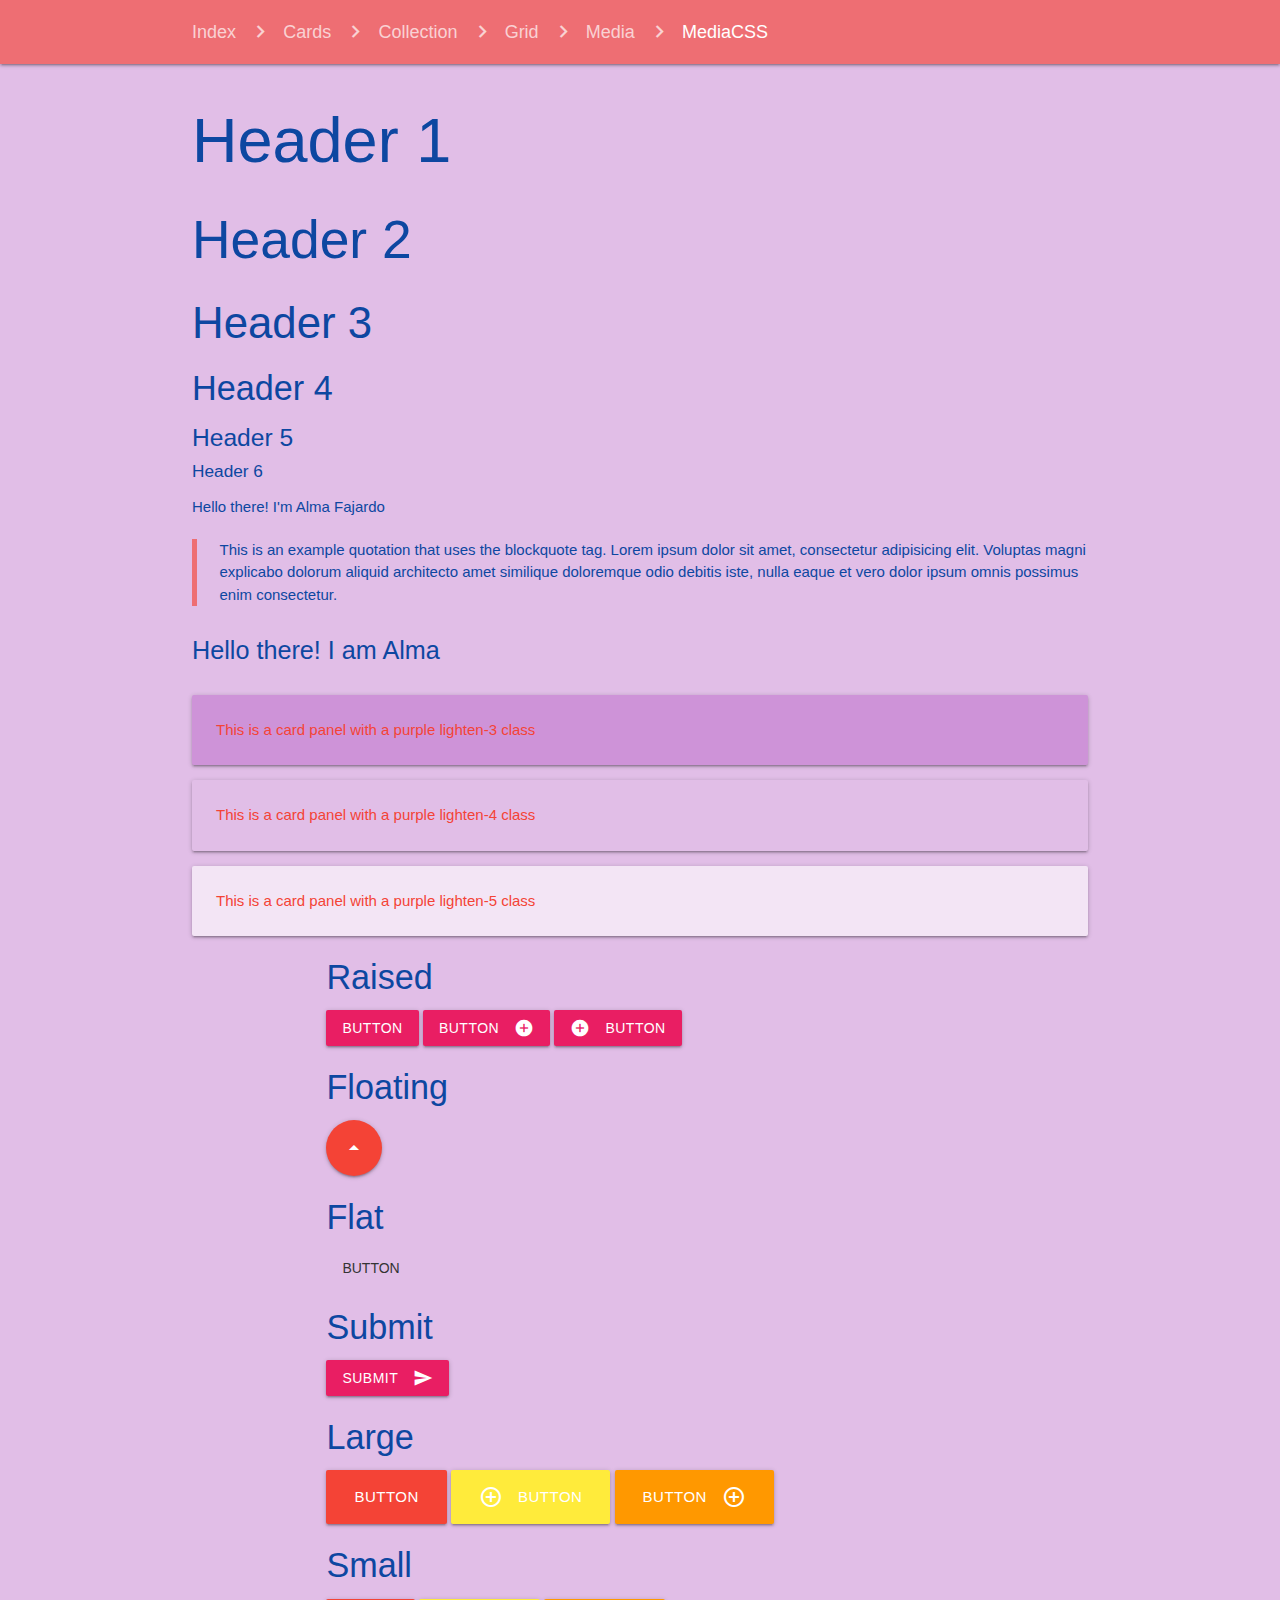
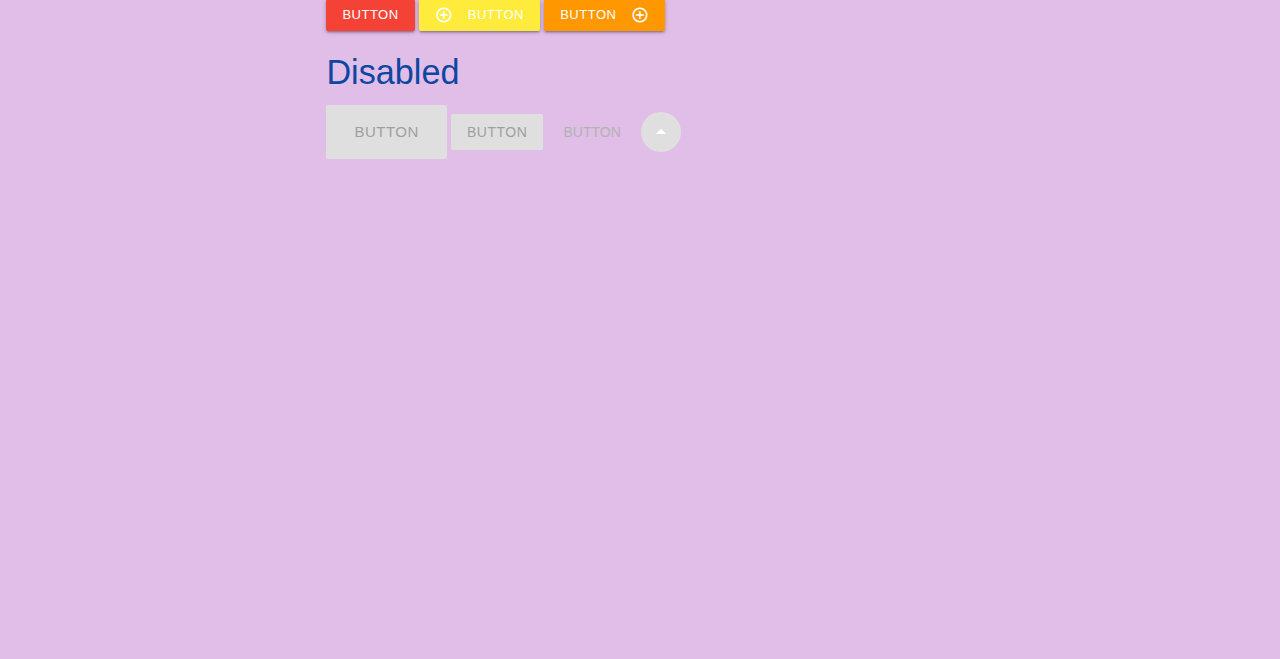
<file: index.html>
<!DOCTYPE html>
<html lang="en">
<head>
    <meta charset="UTF-8">
    <meta http-equiv="X-UA-Compatible" content="IE=edge">
    <meta name="viewport" content="width=device-width, initial-scale=1.0">
    <!-- Material Icons -->
    <link href="https://fonts.googleapis.com/icon?family=Material+Icons" rel="stylesheet"> 
     <!-- Compiled and minified CSS -->
     <link rel="stylesheet" href="https://cdnjs.cloudflare.com/ajax/libs/materialize/1.0.0/css/materialize.min.css">
    <title>Typography</title>
</head>

<body class="e1bee7 purple lighten-4 blue-text text-darken-4">

<!-- Breadcrumbs -->
<nav>
    <div class="nav-wrapper">
        <div class="container">
      <div class="col s12 m6 l2">
        <a href="index.html" target="_blank" class="breadcrumb">Index</a>
        <a href="cards.html" target="_blank" class="breadcrumb">Cards</a>
        <a href="collection.html" class="breadcrumb">Collection</a>
        <a href="Grid.html" target="_blank" class="breadcrumb">Grid</a>
        <a href="media.html" target="_blank" class="breadcrumb" >Media</a>
        <a href="alma.html" target="_blank" class="breadcrumb">MediaCSS</a>
      </div>
        </div>
    </div>
  </nav>


    <div class="container">
        <!-- Headers -->
        <h1>Header 1</h1> 
        <h2>Header 2</h2>
        <h3>Header 3</h3>
        <h4>Header 4</h4>
        <h5>Header 5</h5>
        <h6>Header 6</h6>
        <p>Hello there! I'm Alma Fajardo</p>
        <!-- blockquote -->
<blockquote> This is an example quotation that uses the blockquote tag.
    Lorem ipsum dolor sit amet, consectetur adipisicing elit. Voluptas magni explicabo dolorum aliquid architecto amet similique doloremque odio debitis iste, nulla eaque et vero dolor ipsum omnis possimus enim consectetur.
</blockquote>
    <!-- Flow text -->
<p class="flow-text">Hello there! I am Alma</p>
<div>
</body>
</html>
<!-- background and text color -->
<div class="card-panel purple lighten-3 red-text">This is a card panel with a purple lighten-3 class</div>

<div class="card-panel purple lighten-4 red-text">This is a card panel with a purple lighten-4 class</div>

<div class="card-panel purple lighten-5 red-text">This is a card panel with a purple lighten-5 class</div>
</div>

<div class="container">
    <!-- Buttons -->
    <h4 class="Blue-text text-lighten-5">Raised</h4>
    <a href="#!" class="waves-effect waves-light btn pink text-brown">button</a> 
    <!-- Button with icons -->
    <a href="#!" class="waves-effect waves-light btn pink text-brown">button
        <i class="material-icons right">add_circle</i>
    </a>
    <a href="#!" class="waves-effect waves-light btn pink text-brown">button
        <i class="material-icons left">add_circle</i>
    </a>

    <h4 class="Blue-text text-lighten-5">Floating</h4>
    <a class="btn-floating btn-large waves-effect waves-light red"><i class="material-icons">arrow_drop_up</i></a>

    <h4 class="Blue-text text-lighten-5">Flat</h4>
    <a class="waves-effect waves-red btn-flat">Button</a>

<h4 class="Blue-text text-lighten-5">Submit</h4>
<button class="btn waves-effect waves-light pink" type="submit" name="action">Submit
    <i class="material-icons right">send</i>
  </button>

    <h4 class="Blue-text text-lighten-5">Large</h4>
    <a class="waves-effect waves-light btn-large red">Button</a>
<a class="waves-effect waves-light btn-large yellow"><i class="material-icons left">control_point</i>button</a>
<a class="waves-effect waves-light btn-large orange"><i class="material-icons right">control_point</i>button</a>

    <h4 class="Blue-text text-lighten-5">Small</h4>
    <a class="waves-effect waves-light btn-small red">Button</a>
<a class="waves-effect waves-light btn-small yellow"><i class="material-icons left">control_point</i>button</a>
<a class="waves-effect waves-light btn-small orange"><i class="material-icons right">control_point</i>button</a>

    <h4 class="Blue-text text-lighten-5">Disabled</h4>
    <a class="btn-large disabled">Button</a>
<a class="btn disabled">Button</a>
<a class="btn-flat disabled">Button</a>
<a class="btn-floating disabled"><i class="material-icons">arrow_drop_up</i></a>
</div>







<div style="height: 500px;"></div>

 <!-- Compiled and minified JavaScript -->
 <script src="https://cdnjs.cloudflare.com/ajax/libs/materialize/1.0.0/js/materialize.min.js"></script
</file>
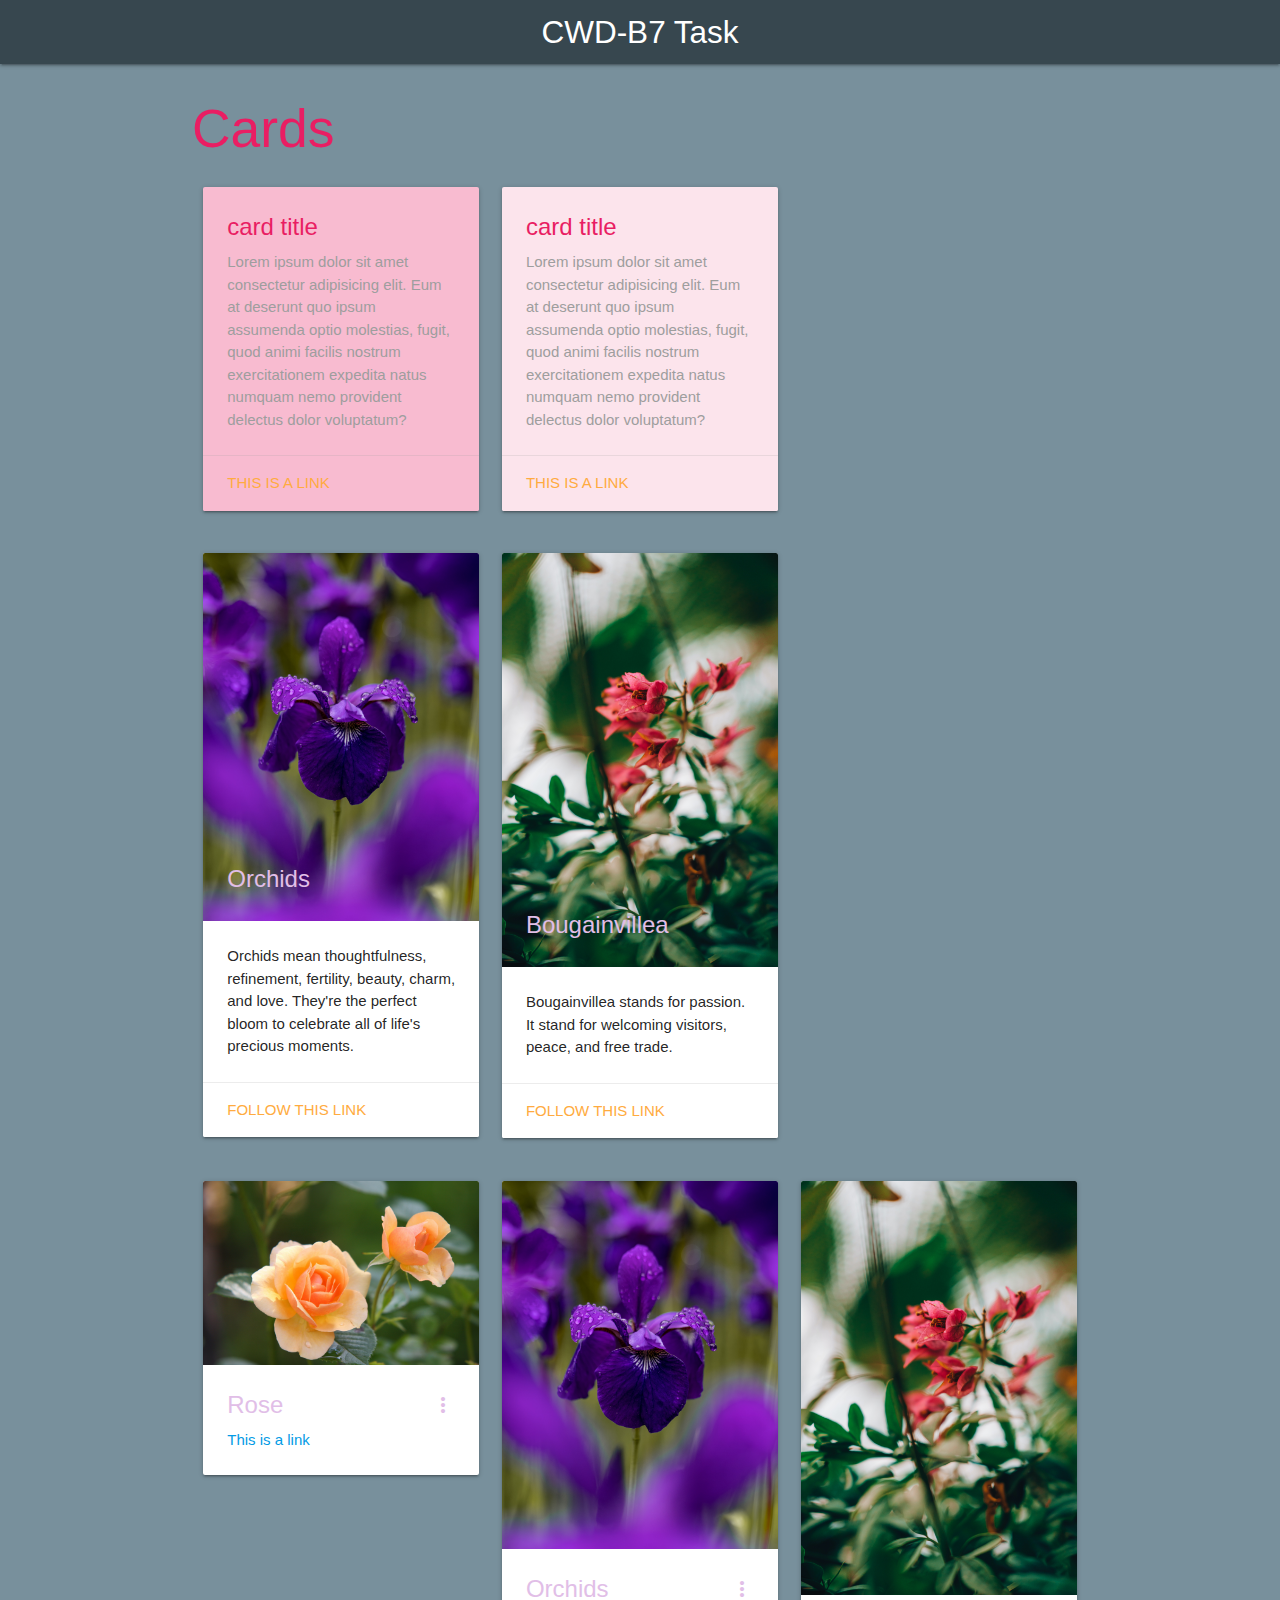
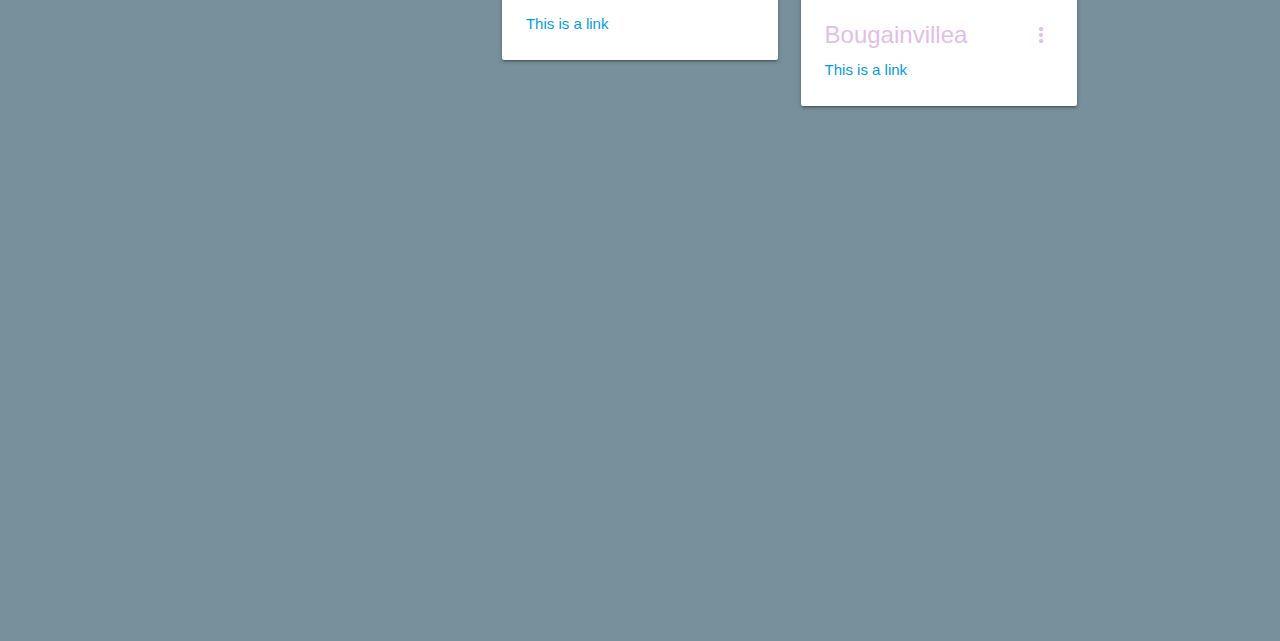
<file: cards.html>
<!DOCTYPE html>
<html lang="en">
<head>
    <meta charset="UTF-8">
    <meta http-equiv="X-UA-Compatible" content="IE=edge">
    <meta name="viewport" content="width=, initial-scale=1.0">
    <!-- Material Icons -->
    <link href="https://fonts.googleapis.com/icon?family=Material+Icons" rel="stylesheet">
    <!-- Compiled and minified CSS -->
    <link rel="stylesheet" href="https://cdnjs.cloudflare.com/ajax/libs/materialize/1.0.0/css/materialize.min.css">
    <title>Cards</title>
</head>
<body class="blue-grey lighten-1">
    <nav class="blue-grey darken-3">
    <a href="" class="center brand-logo">CWD-B7 Task</a>
    </nav>
    <div class="container">
        <h2 class="pink-text text-ligthen-4">Cards</h2>
        <div class="row">
            <div class="col s12 m4 hide-on-large-only">
                <div class="card pink lighten-3">
                    <div class="card-content grey-text text-lighten-4">
                        <span class="card-title pink-text">card title</span>
                        <p>Lorem ipsum dolor sit amet consectetur adipisicing elit.
                        Eum at deserunt quo ipsum assumenda optio molestias, fugit, quod animi facilis nostrum exercitationem expedita natus numquam nemo provident delectus dolor voluptatum?</p>
                    </div>
                    <div class="card-action">
                        <a href="">This is a link</a>
                    </div>
                </div>
            </div>
            <div class="col s12 m4">
                <div class="card pink lighten-4">
                    <div class="card-content grey-text">
                        <span class="card-title pink-text">card title</span>
                        <p>Lorem ipsum dolor sit amet consectetur adipisicing elit.
                        Eum at deserunt quo ipsum assumenda optio molestias, fugit, quod animi facilis nostrum exercitationem expedita natus numquam nemo provident delectus dolor voluptatum?</p>
                    </div>
                    <div class="card-action">
                        <a href="">This is a link</a>
                    </div>
                </div>
            </div>
            <div class="col s12 m4">
                <div class="card pink lighten-5">
                    <div class="card-content grey-text">
                        <span class="card-title pink-text">card title</span>
                        <p>Lorem ipsum dolor sit amet consectetur adipisicing elit.
                        Eum at deserunt quo ipsum assumenda optio molestias, fugit, quod animi facilis nostrum exercitationem expedita natus numquam nemo provident delectus dolor voluptatum?</p>
                    </div>
                    <div class="card-action">
                        <a href="">This is a link</a>
                    </div>
                </div>
            </div>
        </div>

        <!-- image card -->
        <div class="row">
            <div class="col s12 m4">
                <div class="card">
                    <div class="card-image">
                        <img src="images/img (6).jpg" alt="">
                        <span class="card-title purple-text text-lighten-4">Orchids</span>
                    </div>
                    <div class="card-content">
                        <p>Orchids mean thoughtfulness, refinement, fertility, beauty, charm, and love.
                        They're the perfect bloom to celebrate all of life's precious moments.</p>
                    </div>
                    <div class="card-action">
                        <a href="https://en.wikipedia.org/wiki/Orchid">Follow this link</a>
                    </div>
                </div>
            </div>
            <div class="col s12 m4 hide-on-large-only">
                <div class="card">
                    <div class="card-image">
                        <img src="images/img (7).jpg" alt="">
                        <span class="card-title purple-text text-lighten-4">Rose</span>
                    </div>
                    <div class="card-content">
                        <p>Roses are most commonly associated with love and romance. Roses can also mean secrecy or confidentiality.</p>
                    </div>
                    <div class="card-action">
                        <a href="https://www.britannica.com/plant/rose-plant">Follow this link</a>
                    </div>
                </div>
            </div>
            <div class="col s12 m4">
                <div class="card">
                    <div class="card-image">
                        <img src="images/img (9).jpg" alt="">
                        <span class="card-title purple-text text-lighten-4">Bougainvillea</span>
                    </div>
                    <div class="card-content">
                        <p>Bougainvillea stands for passion. It stand for welcoming visitors, peace, and free trade.</p>
                    </div>
                    <div class="card-action">
                        <a href="https://en.wikipedia.org/wiki/Bougainvillea">Follow this link</a>
                    </div>
                </div>
            </div>
        </div>

        <!-- Card Reveal -->
        <div class="row">
            <div class="col s12 m4">
                <div class="card">
                    <div class="card-image waves-effect waves-block waves-light">
                        <img class="activator" src="images/img (5).jpg" alt="">
                    </div>
                    <div class="card-content">
                        <span class="card-title activator purple-text text-lighten-4">Rose
                        <i class="material-icons right">more_vert</i></span>
                        <p><a href="https://www.britannica.com/plant/rose-plant" class="">This is a link</a></p>
                    </div>
                    <div class="card-reveal">
                        <span class="card-title purple-text text-lighten-4">Rose
                        <i class="material-icon right">close</i></span>
                        <p>Roses are most commonly associated with love and romance. Roses can also mean secrecy or confidentiality.</p>
                    </div>
                </div>
            </div>
            <div class="col s12 m4">
                <div class="card">
                    <div class="card-image waves-effect waves-block waves-light">
                        <img class="activator" src="images/img (6).jpg" alt="">
                    </div>
                    <div class="card-content">
                        <span class="card-title activator purple-text text-lighten-4">Orchids
                        <i class="material-icons right">more_vert</i></span>
                        <p><a href="https://en.wikipedia.org/wiki/Orchid" class="">This is a link</a></p>
                    </div>
                    <div class="card-reveal">
                        <span class="card-title purple-text text-lighten-4">Orchids
                        <i class="material-icon right">close</i></span>
                        <p>Orchids mean thoughtfulness, refinement, fertility, beauty, charm, and love.
                        They're the perfect bloom to celebrate all of life's precious moments</p>
                    </div>
                </div>
            </div>
            <div class="col s12 m4">
                <div class="card">
                    <div class="card-image waves-effect waves-block waves-light">
                        <img class="activator" src="images/img (9).jpg" alt="">
                    </div>
                    <div class="card-content">
                        <span class="card-title activator purple-text text-lighten-4">Bougainvillea
                        <i class="material-icons right">more_vert</i></span>
                        <p><a href="https://en.wikipedia.org/wiki/Bougainvillea" class="">This is a link</a></p>
                    </div>
                    <div class="card-reveal">
                        <span class="card-title purple-text text-lighten-4">Bougainvillea
                        <i class="material-icon right">close</i></span>
                        <p>Bougainvillea stands for passion. It stand for welcoming visitors, peace, and free trade.</p>
                    </div>
                </div>
            </div>
        </div>
    </div>
    




    <!-- Jquery CDN -->
    <script src="https://code.jquery.com/jquery-3.6.1.min.js" integrity="sha256-o88AwQnZB+VDvE9tvIXrMQaPlFFSUTR+nldQm1LuPXQ=" 
    crossorigin="anonymous"></script>
    <!-- Compiled and minified JavaScript -->
    <script src="https://cdnjs.cloudflare.com/ajax/libs/materialize/1.0.0/js/materialize.min.js"></script>

<div style="height: 500px;"></div>
</body>
</html>
</file>
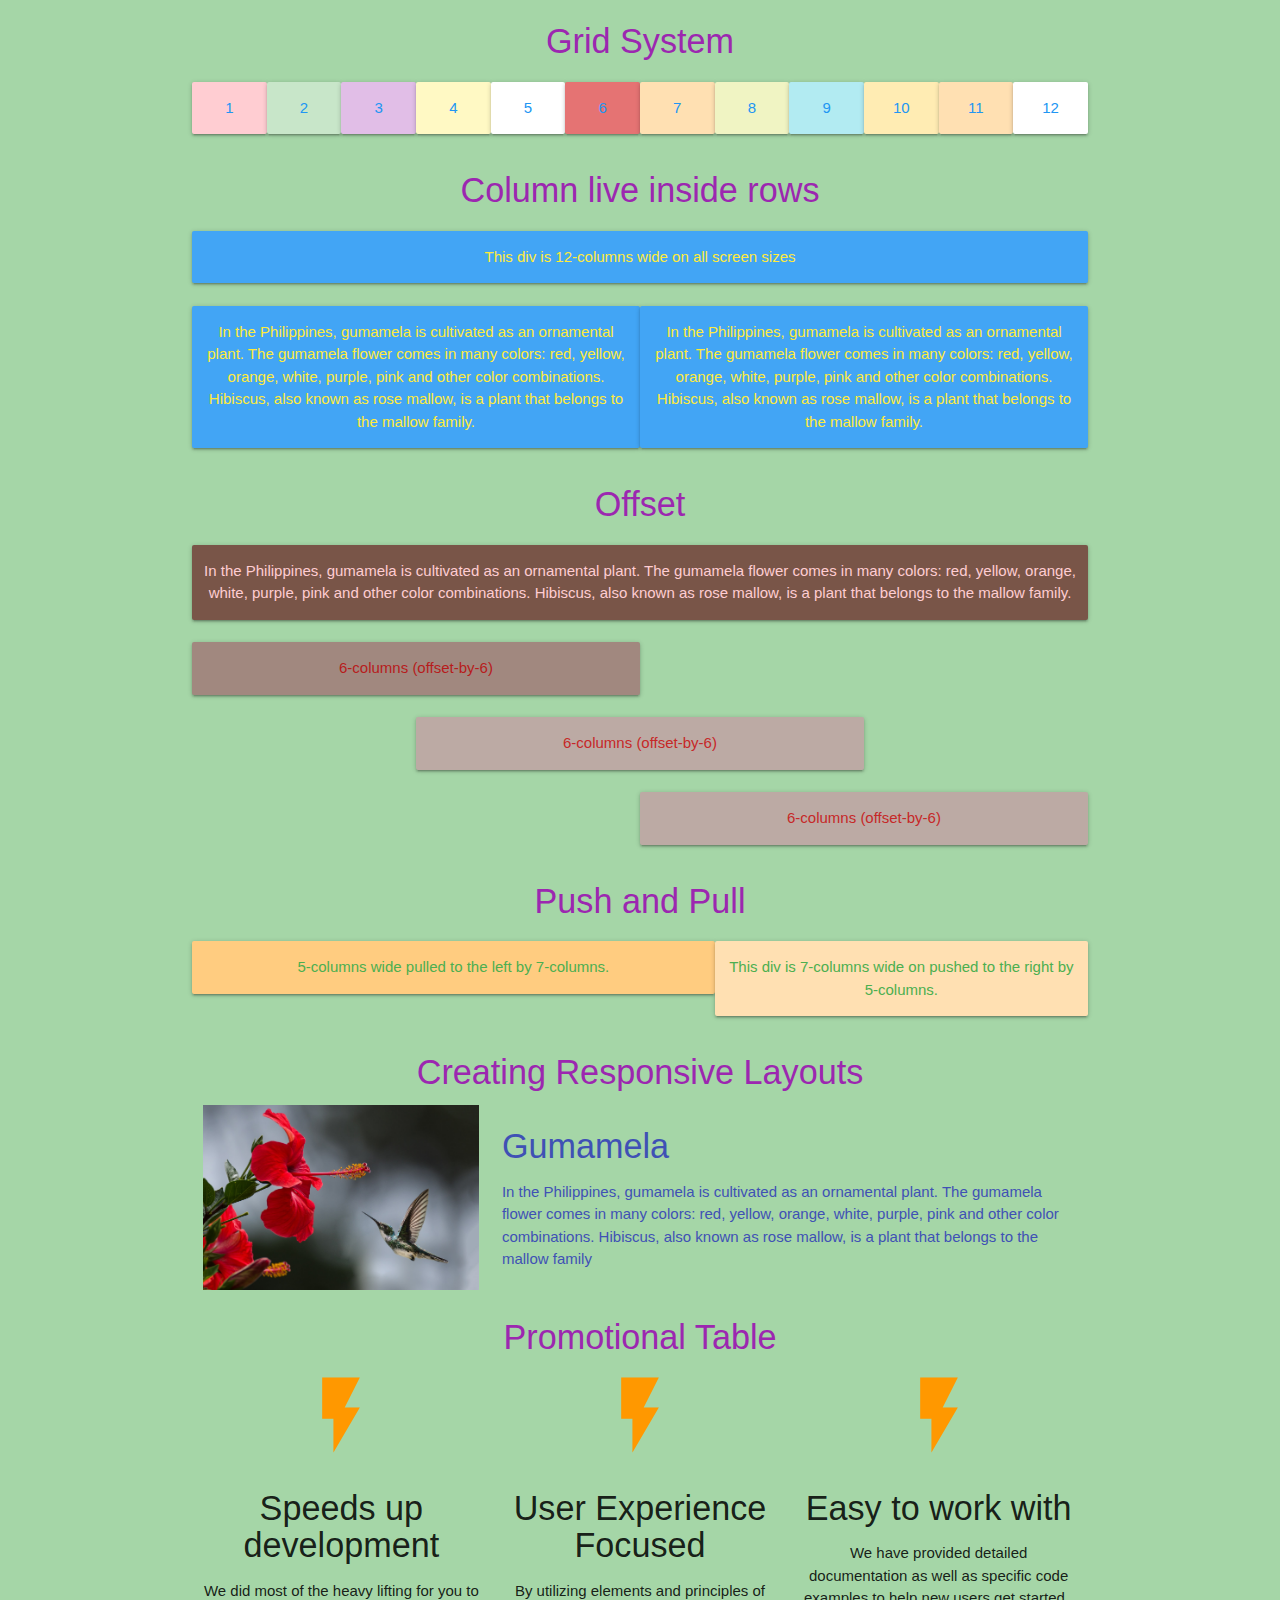
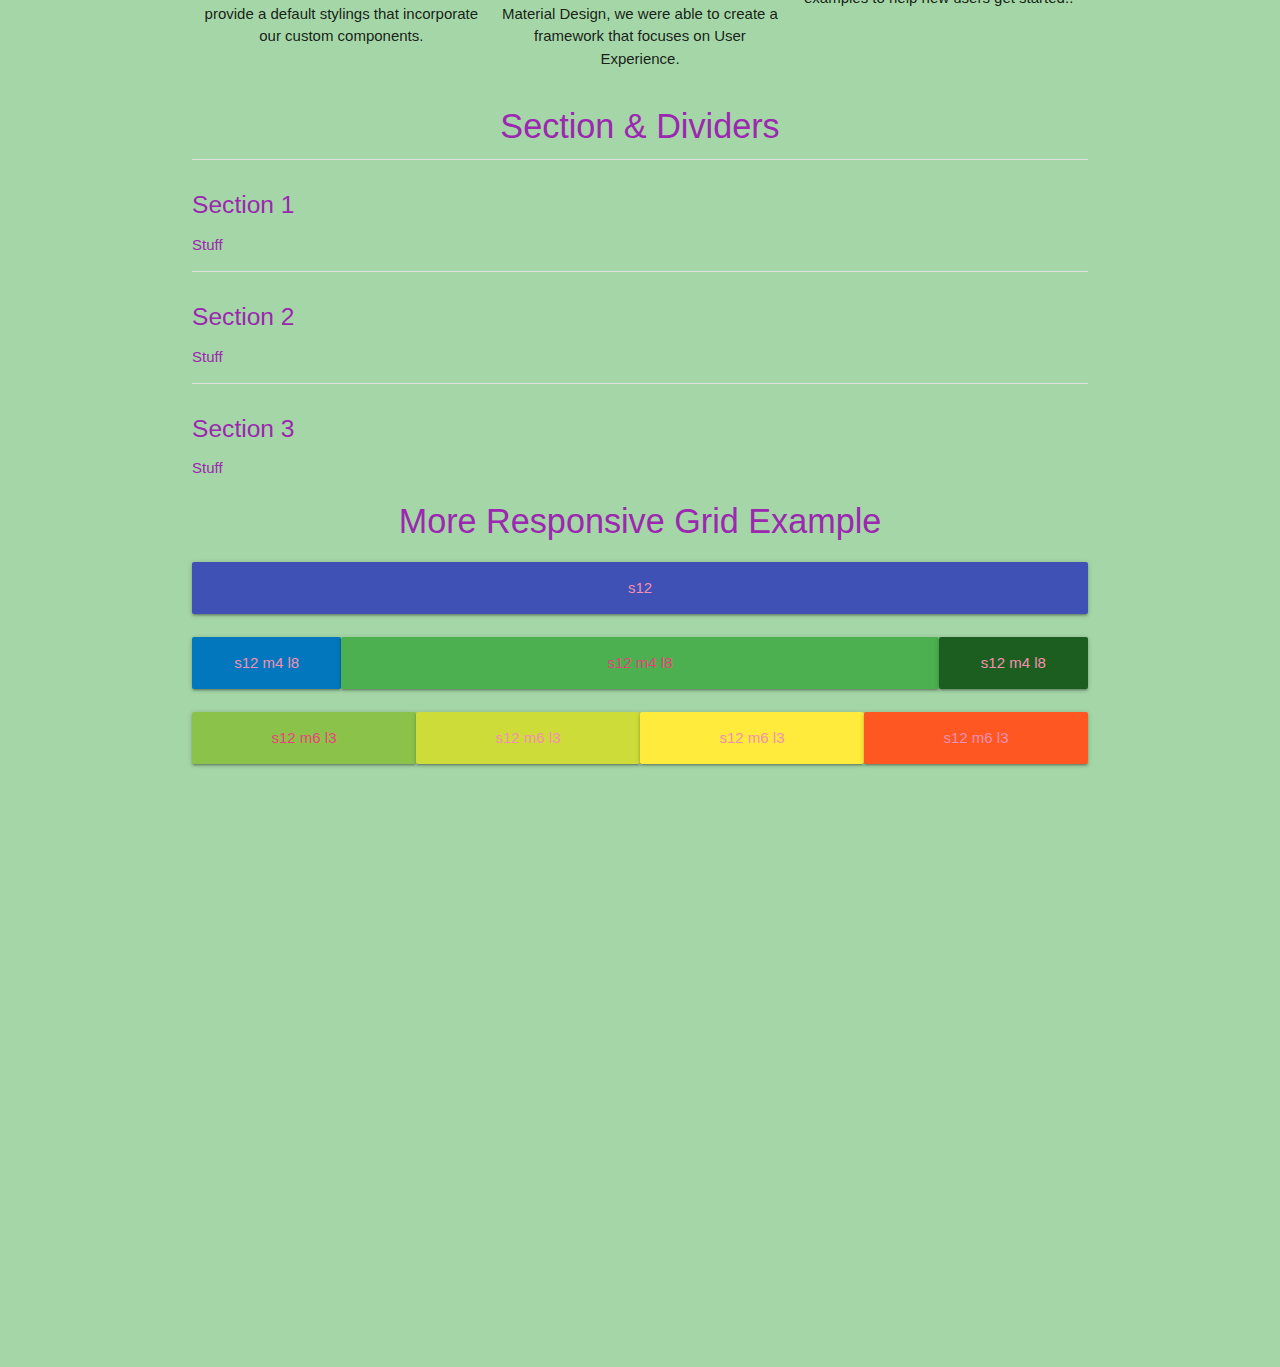
<file: Grid.html>
<!DOCTYPE html>
<html lang="en">
<head>
    <meta charset="UTF-8">
    <meta http-equiv="X-UA-Compatible" content="IE=edge">
    <meta name="viewport" content="width=device-width, initial-scale=1.0">
    <!-- Material Icons-->
    <link href="https://fonts.googleapis.com/icon?family=Material+Icons" rel="stylesheet">
    <!-- Compiled and minified CSS -->
    <link rel="stylesheet" href="https://cdnjs.cloudflare.com/ajax/libs/materialize/1.0.0/css/materialize.min.css">
    <title>Grid</title>
</head>
<body class="green lighten-3">
    <div class="container">
        <h4 class="purple-text center">Grid System</h4>
        <div class="row">
            <div class="col s1 blue-text card-panel red lighten-4 center">
                <p class="blue-text">1</p>
            </div>
            <div class="col s1 blue-text card-panel green lighten-4 center">
                <p class="blue-text">2</p>
            </div><div class="col s1 blue-text card-panel purple lighten-4 center">
                <p class="blue-text">3</p>
            </div><div class="col s1 blue-text card-panel yellow lighten-4 center">
                <p class="blue-text">4</p>
            </div><div class="col s1 blue-text card-panel white center">
                <p class="blue-text">5</p>
            </div><div class="col s1 blue-text card-panel red lighten-2 center">
                <p class="blue-text">6</p>
            </div><div class="col s1 blue-text card-panel orange lighten-4 center">
                <p class="blue-text">7</p>
            </div><div class="col s1 blue-text card-panel lime lighten-4 center">
                <p class="blue-text">8</p>
            </div><div class="col s1 blue-text card-panel cyan lighten-4 center">
                <p class="blue-text">9</p>
            </div><div class="col s1 blue-text card-panel amber lighten-4 center">
                <p class="blue-text">10</p>
            </div><div class="col s1 blue-text card-panel orange lighten-4 center">
                <p class="blue-text">11</p>
            </div><div class="col s1 blue-text card-panel blue-gray lighten-4 center">
                <p class="blue-text">12</p>
            </div>
        </div>
    <!-- Column live inside rows -->
        <h4 class="purple-text center">Column live inside rows</h4>
        <div class="row">
            <div class="col s12 yellow-text card-panel blue lighten-1 center">
                <p>This div is 12-columns wide on all screen sizes</p>
            </div>
            <div class="col s6 yellow-text card-panel blue lighten-1 center">
                <p>In the Philippines, gumamela is cultivated as an ornamental plant.
                    The gumamela flower comes in many colors: red, yellow, orange, white, purple, pink and other color combinations. 
                    Hibiscus, also known as rose mallow, is a plant that belongs to the mallow family.</p>
            </div>
            <div class="col s6 yellow-text card-panel blue lighten-1 center">
                <p>In the Philippines, gumamela is cultivated as an ornamental plant.
                    The gumamela flower comes in many colors: red, yellow, orange, white, purple, pink and other color combinations. 
                    Hibiscus, also known as rose mallow, is a plant that belongs to the mallow family.</p>
            </div>
        </div>
    <!-- Offset -->
        <h4 class="purple-text center">Offset</h4>
        <div class="row">
            <div class="col s12 card-panel brown red-text text-lighten-4 center">
                <p>In the Philippines, gumamela is cultivated as an ornamental plant.
                    The gumamela flower comes in many colors: red, yellow, orange, white, purple, pink and other color combinations. 
                    Hibiscus, also known as rose mallow, is a plant that belongs to the mallow family.</p>
            </div>
            <div class="col s6 card-panel brown lighten-2 red-text text-darken-4 center">
                <p>6-columns (offset-by-6)</p>
            </div>
            <div class="col s6 offset-s3 card-panel brown lighten-3 red-text text-darken-3 center">
                <p>6-columns (offset-by-6)</p>
            </div>
            <div class="col s6 offset-s6 card-panel brown lighten-3 red-text text-darken-3 center">
                <p>6-columns (offset-by-6)</p>
            </div>
        </div>
    <!-- Push and Pull -->
        <h4 class="purple-text center">Push and Pull</h4>
        <div class="row center">
            <div class="col s7 push-s5 m7 card-panel orange lighten-3 green-text">
                <p>5-columns wide pulled to the left by 7-columns.</p>
            </div>
            <div class="col s5 pull-s7 m5 card-panel orange lighten-4 green-text">
                <p>This div is 7-columns wide on pushed to the right by 5-columns.</p>
            </div>
        </div>
    <!-- Creating Rsponsive Layouts -->
    <h4 class="purple-text center">Creating Responsive Layouts</h4>
    <div class="row">
        <div class="col s12 m6 l4 xl4 indigo-text center">
            <img src="images/img (3).jpg" alt="" class="responsive-img">
        </div>
        <div class="col s12 m6 l8 xl8 indigo-text">
            <h4>Gumamela</h4>
            <p>In the Philippines, gumamela is cultivated as an ornamental plant.
                The gumamela flower comes in many colors: red, yellow, orange, white, purple, pink and other color combinations. 
                Hibiscus, also known as rose mallow, is a plant that belongs to the mallow family</p>
        </div>
    </div>
    <!-- Promotional Table -->
    <h4 class="purple-text center">Promotional Table</h4>
    <div class="center row">
    <!-- Promo Content 1 goes here -->
    <div class="col s4">
        <i class="material-icons large orange-text">flash_on</i>
        <h4>Speeds up development</h4>
        <p>We did most of the heavy lifting for you to provide a default stylings that incorporate our custom components.</p>
    </div>
    <div class="col s4">
        <i class="material-icons large orange-text">flash_on</i>
        <h4>User Experience Focused</h4>
        <p>By utilizing elements and principles of Material Design, we were able to create a framework that focuses on User Experience.</p>
    </div>
    <div class="col s4">
        <i class="material-icons large orange-text">flash_on</i>
        <h4>Easy to work with</h4>
        <p>We have provided detailed documentation as well as specific code examples to help new users get started..</p>
        </div>  
    </div>
    <!-- Creating Layouts -->
    <h4 class="purple-text center">Section & Dividers</h4>
    <div class="divider"></div>
    <div class="section purple-text">
        <h5>Section 1</h5>
        <p>Stuff</p>
    <div class="divider"></div>
    <div class="section purple-text">
        <h5>Section 2</h5>
        <p>Stuff</p>
    <div class="divider"></div>
    <div class="section purple-text">
        <h5>Section 3</h5>
        <p>Stuff</p>
        
    <!-- Creating Responsive Layouts -->
    <h4 class="purple-text center">More Responsive Grid Example</h4>
    <div class="row center">
        <div class="col s12 indigo card-panel pink-text text-lighten-3">
            <p>s12</p>
        </div>
        <div class="col s12 m4 l2 card-panel light-blue darken-3 pink-text text-lighten-3">
            <p>s12 m4 l8</p>
        </div>
        <div class="col s12 m4 l8 card-panel green pink-text text-lighten-1">
            <p>s12 m4 l8</p>
        </div>
        <div class="col s12 m4 l2 card-panel green darken-4 pink-text text-lighten-3">
            <p>s12 m4 l8</p>
        </div>
        <div class="col s12 m6 l3 card-panel light-green pink-text text-lighten-1">
            <p>s12 m6 l3</p>
        </div>
        <div class="col s12 m6 l3 card-panel lime pink-text text-lighten-3">
            <p>s12 m6 l3</p>
        </div>
        <div class="col s12 m6 l3 card-panel yellow pink-text text-lighten-3">
            <p>s12 m6 l3</p>
        </div>
        <div class="col s12 m6 l3 card-panel deep-orange pink-text text-lighten-3">
            <p>s12 m6 l3</p>
        </div>
    </div>
    </div>








    <div style="height: 500px;"></div>
<br>
    <!-- JQuery -->
    <script src="https://code.jquery.com/jquery-3.6.1.min.js" integrity="sha256-o88AwQnZB+VDvE9tvIXrMQaPlFFSUTR+nldQm1LuPXQ=" crossorigin="anonymous"></script>
    <!-- Compiled and minified JavaScript -->
    <script src="https://cdnjs.cloudflare.com/ajax/libs/materialize/1.0.0/js/materialize.min.js"></script>
</body>
</html>
</file>
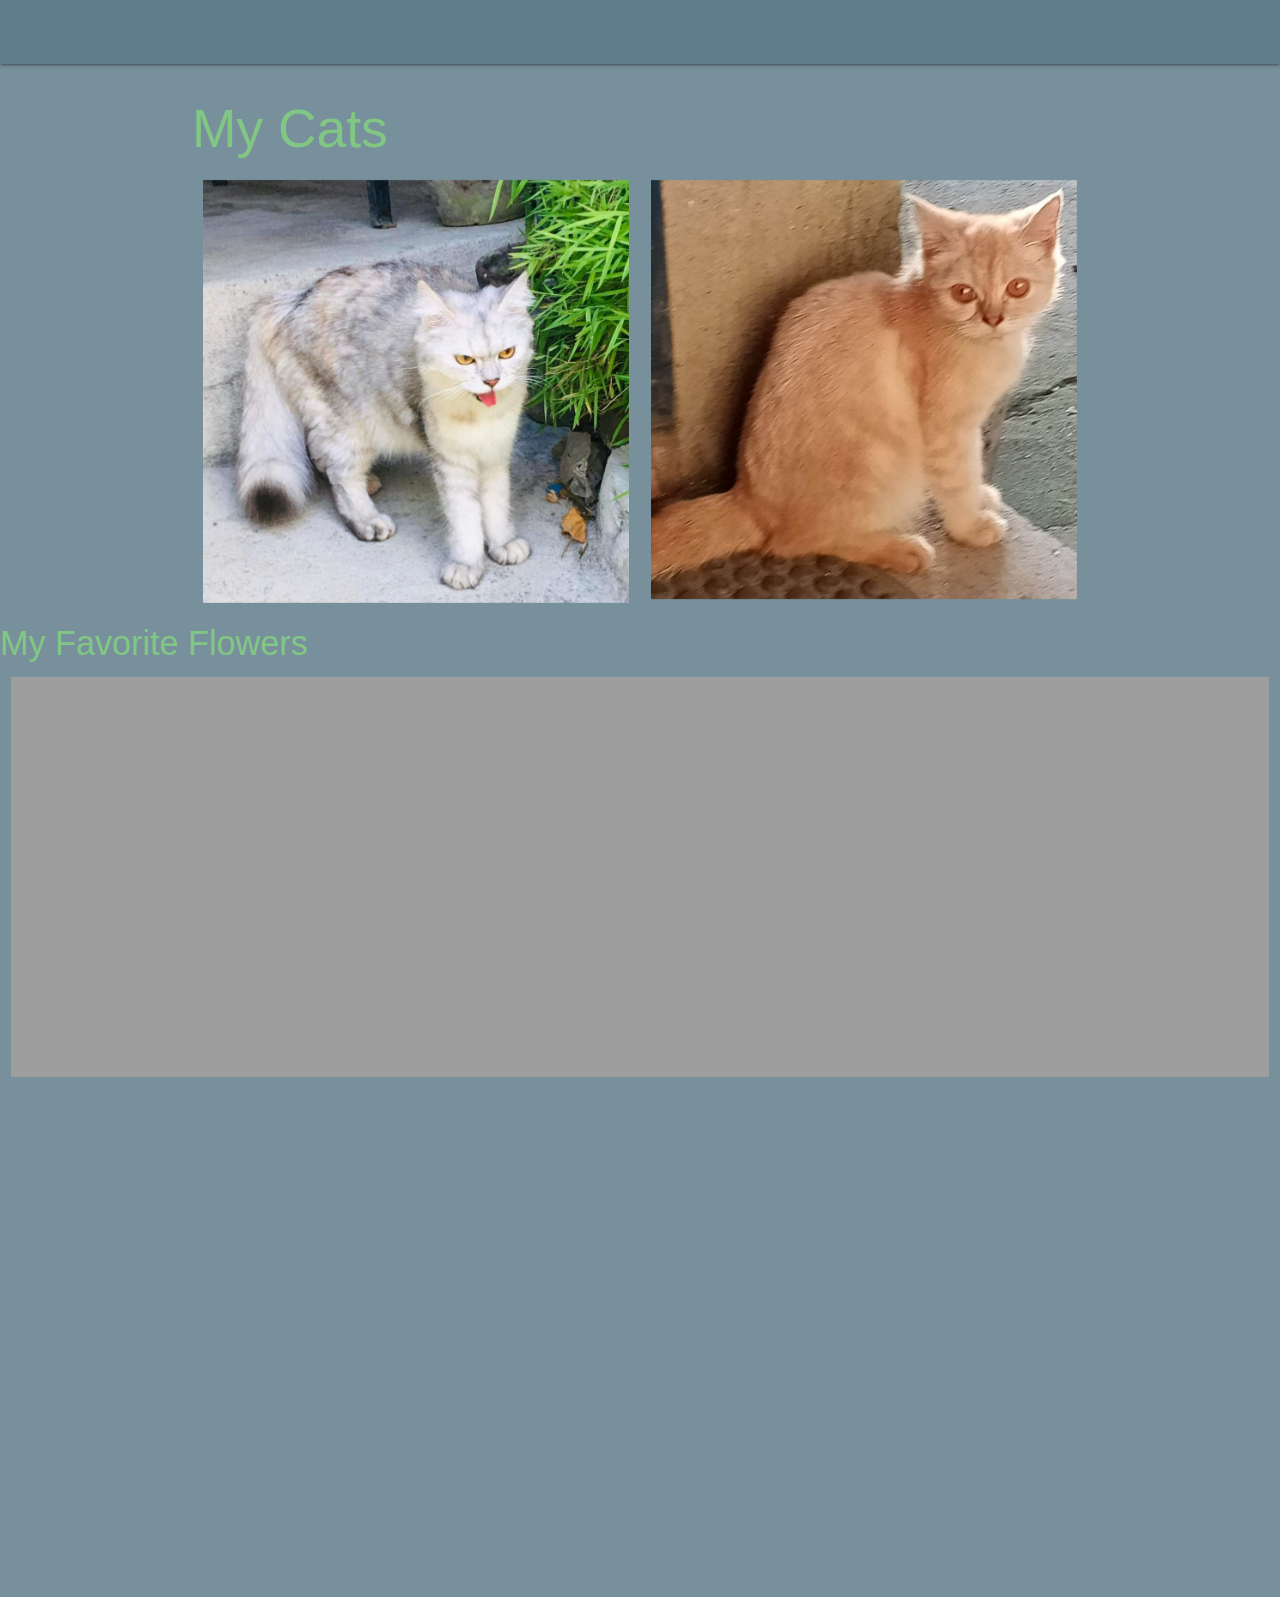
<file: media.html>
<!DOCTYPE html>
<html lang="en">
<head>
    <meta charset="UTF-8">
    <meta http-equiv="X-UA-Compatible" content="IE=edge">
    <meta name="viewport" content="width=device-width, initial-scale=1.0">
    <!-- Material Icons -->
    <link href="https://fonts.googleapis.com/icon?family=Material+Icons" rel="stylesheet">
    <!-- Compiled and minified CSS -->
    <link rel="stylesheet" href="https://cdnjs.cloudflare.com/ajax/libs/materialize/1.0.0/css/materialize.min.css">
    <title>Media</title>
</head>
<body class="blue-grey lighten-1">
    <nav class="blue-grey">

    </nav>
    <!-- Material Box -->
    <div class="container">
        <h2 class="green-text text-lighten-2">My Cats</h2>
        <div class="row">
            <div class="col s12 m4 hide-on-large-only">
                <img src="images/imgs.jpg" alt="" class="responsive-img materialboxed">
            </div>
            <div class="col s12 m4 l6">
                <img src="images/imgs (13).jpg" alt="" class="responsive-img materialboxed">
            </div>
            <div class="col s12 m4 l6">
                <img src="images/imgs (10).jpg" alt="" class="responsive-img materialboxed">
            </div>
        </div>
    </div>

    <h4 class="green-text text-lighten-2">My Favorite Flowers</h4>
    <div class="row">
        <div class="col s12">
            <div class="slider">
                <ul class="slides">
                    <li>
                        <img src="images/img (3).jpg" alt="">
                        <div class="caption center-align">
                            <h3 class="amber-text">Gumamela/Hibiscus</h3>
                            <h5 class="amber-text text-lighten-1">
                            Gumamelas have grown to become familiar sights in
                            places such as home facades and public parks.</h5>
                        </div>
                    </li>
                    <li>
                        <img src="images/orchid.jpg" alt="">
                        <div class="caption left-align">
                            <h3 class="amber-text">Orchids</h3>
                            <h5 class="amber-text text-lighten-1">
                            Orchids mean thoughtfulness, refinement, fertility, beauty, charm, and love.
                            They're the perfect bloom to celebrate all of life's precious moments.</h5>
                        </div>
                    </li>
                    <li>
                        <img src="images/imgs (1).jpg" alt="">
                        <div class="caption right-align">
                            <h3 class="amber-text">Stargazer</h3>
                            <h5 class="amber-text text-lighten-1">
                            Stargazer flowers are dramatic and a hybrid yet evolved form of lilies. 
                            The bold and gorgeous pink stargazer lily stands for financial success, abundance, wellness, and prosperity.</h5>
                        </div>
                    </li>
                    <li>
                        <img src="images/img (4).jpg" alt="">
                        <div class="caption left-align">
                            <h3 class="amber-text" >Bougainvillea</h3>
                            <h5 class="amber-text text-lighten-1">
                            Bougainvillea stands for passion. It stand for welcoming visitors, peace, and free trade.</h5>
                        </div>
                    </li>
                    <li>
                        <img src="images/img (5).jpg" alt="">
                        <div class="caption right-align">
                            <h3 class="red-text">Rose</h3>
                            <h5 class="red-text text-lighten-1">
                            Roses are most commonly associated with love and romance. Roses can also mean secrecy or confidentiality.</h5>
                        </div>
                    </li>
                </ul>
            </div>
        </div>
    </div>










    <!-- Jquery CDN -->
    <script src="https://code.jquery.com/jquery-3.6.1.min.js" integrity="sha256-o88AwQnZB+VDvE9tvIXrMQaPlFFSUTR+nldQm1LuPXQ=" 
    crossorigin="anonymous"></script>
    <!-- Compiled and minified JavaScript -->
    <script src="https://cdnjs.cloudflare.com/ajax/libs/materialize/1.0.0/js/materialize.min.js"></script>
    
    <script>
    $(document).ready(function(){
        //Materialbox init
    $('.materialboxed').materialbox({
        inDuration: 2000,
        outDuration: 2000
    });
        //Slider init
    $(Document).ready(function(){
    $('.slider').slider({
    height: 700,
    duration: 1000,
    interval: 2000
    });
    })
  });
    </script>
    <div style="height: 500px;"></div>
</body>
</html>
</file>
